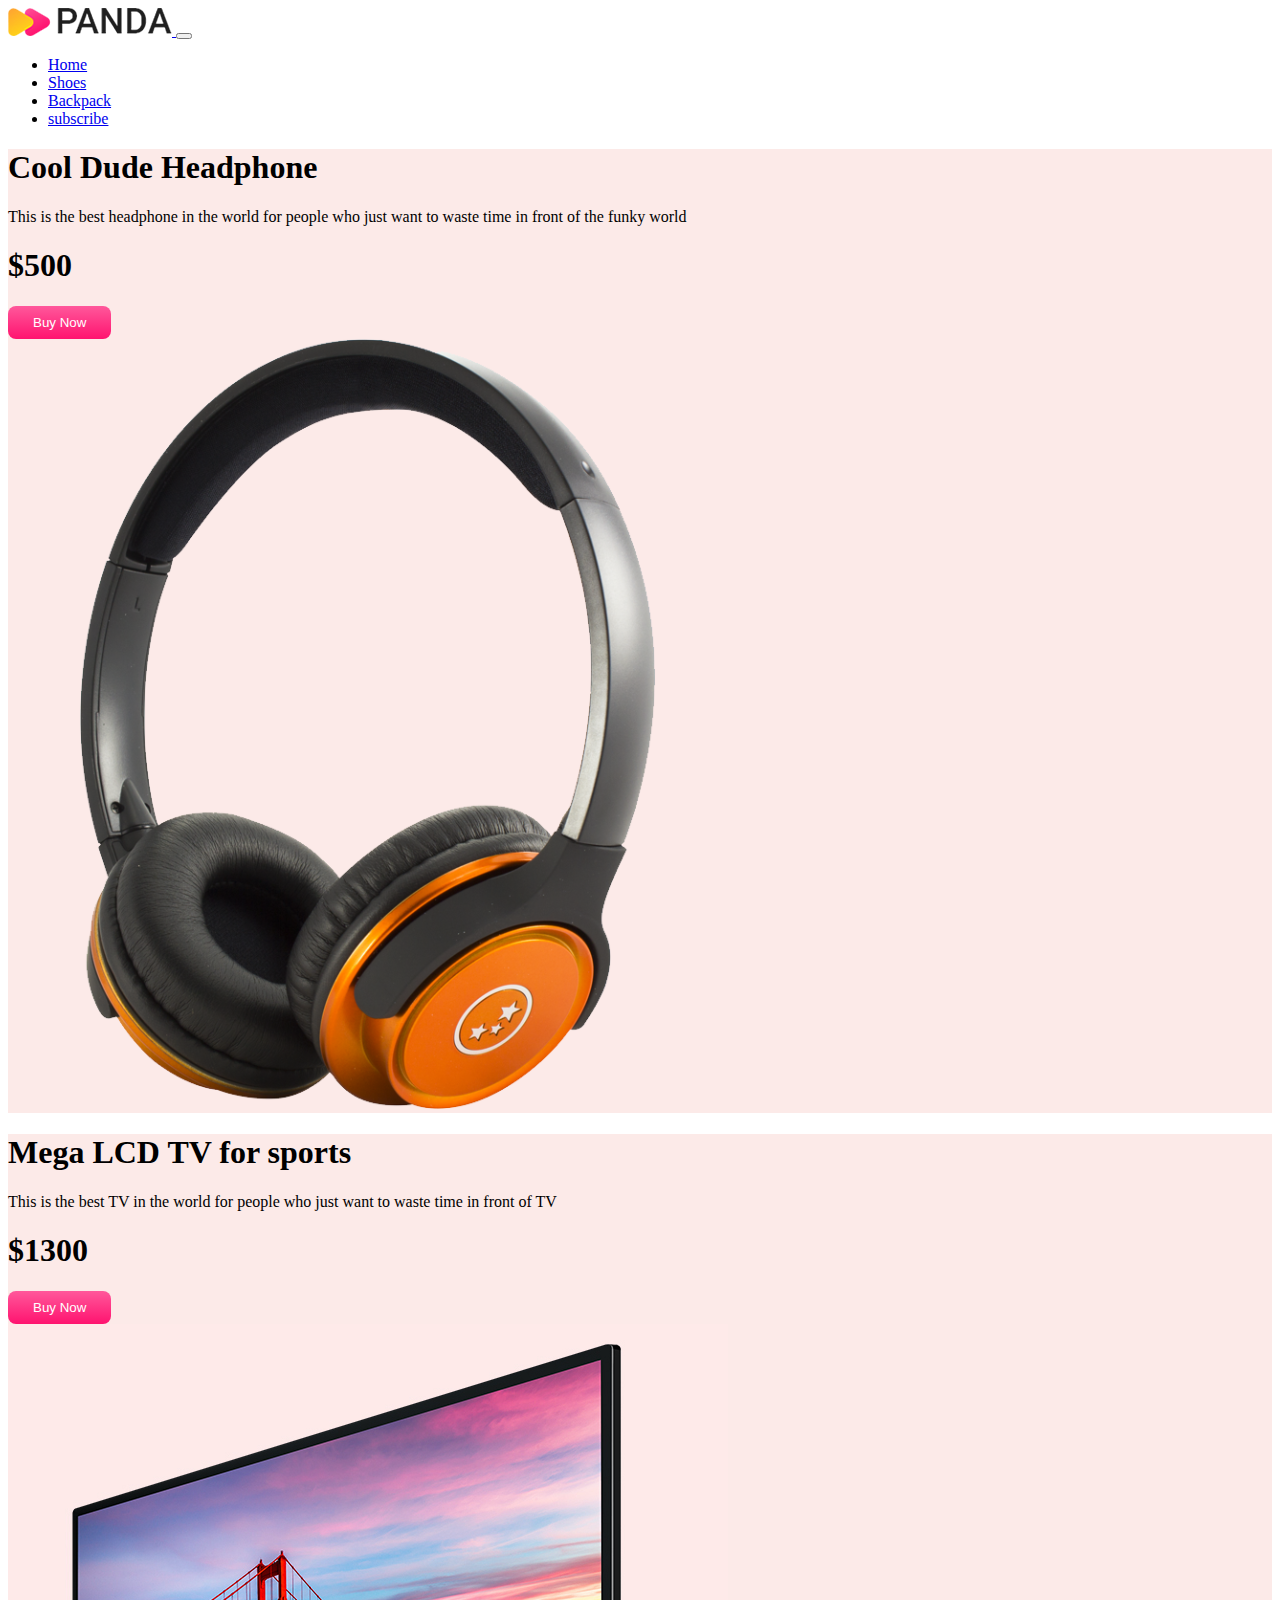
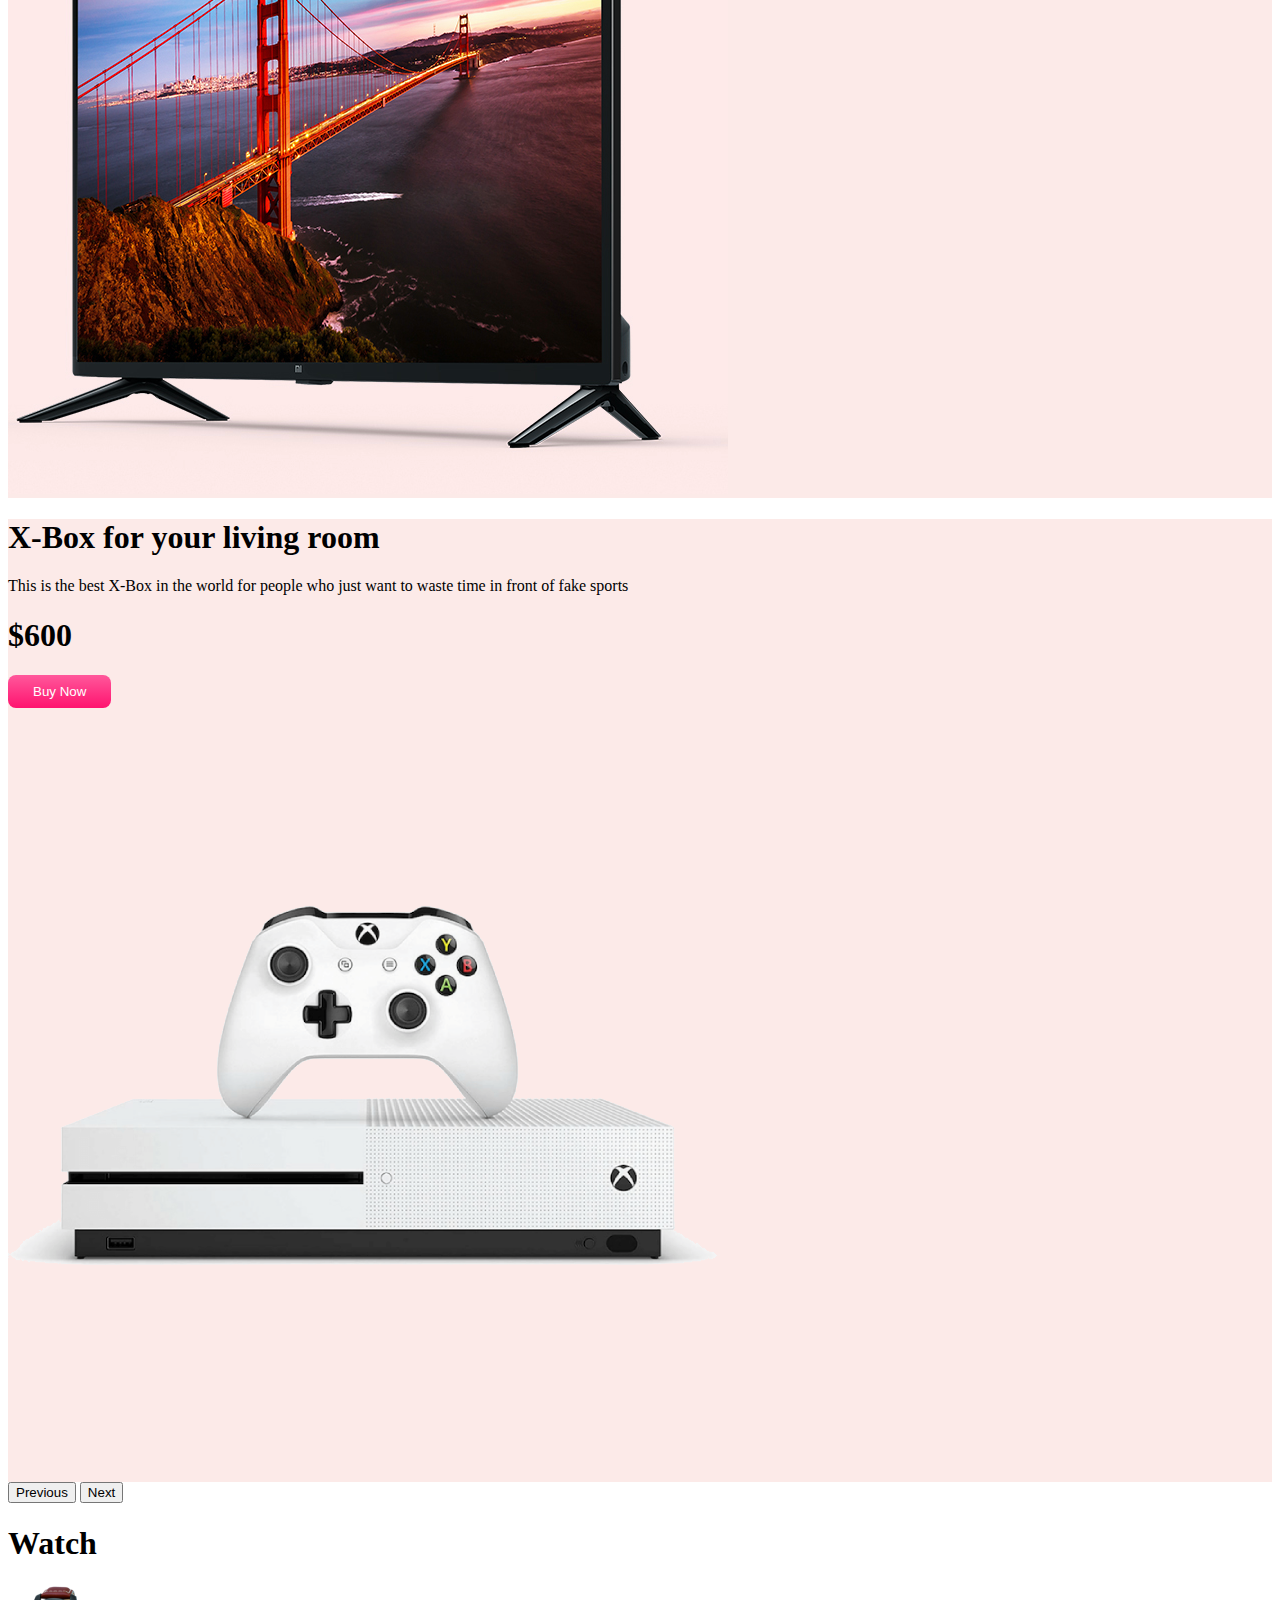
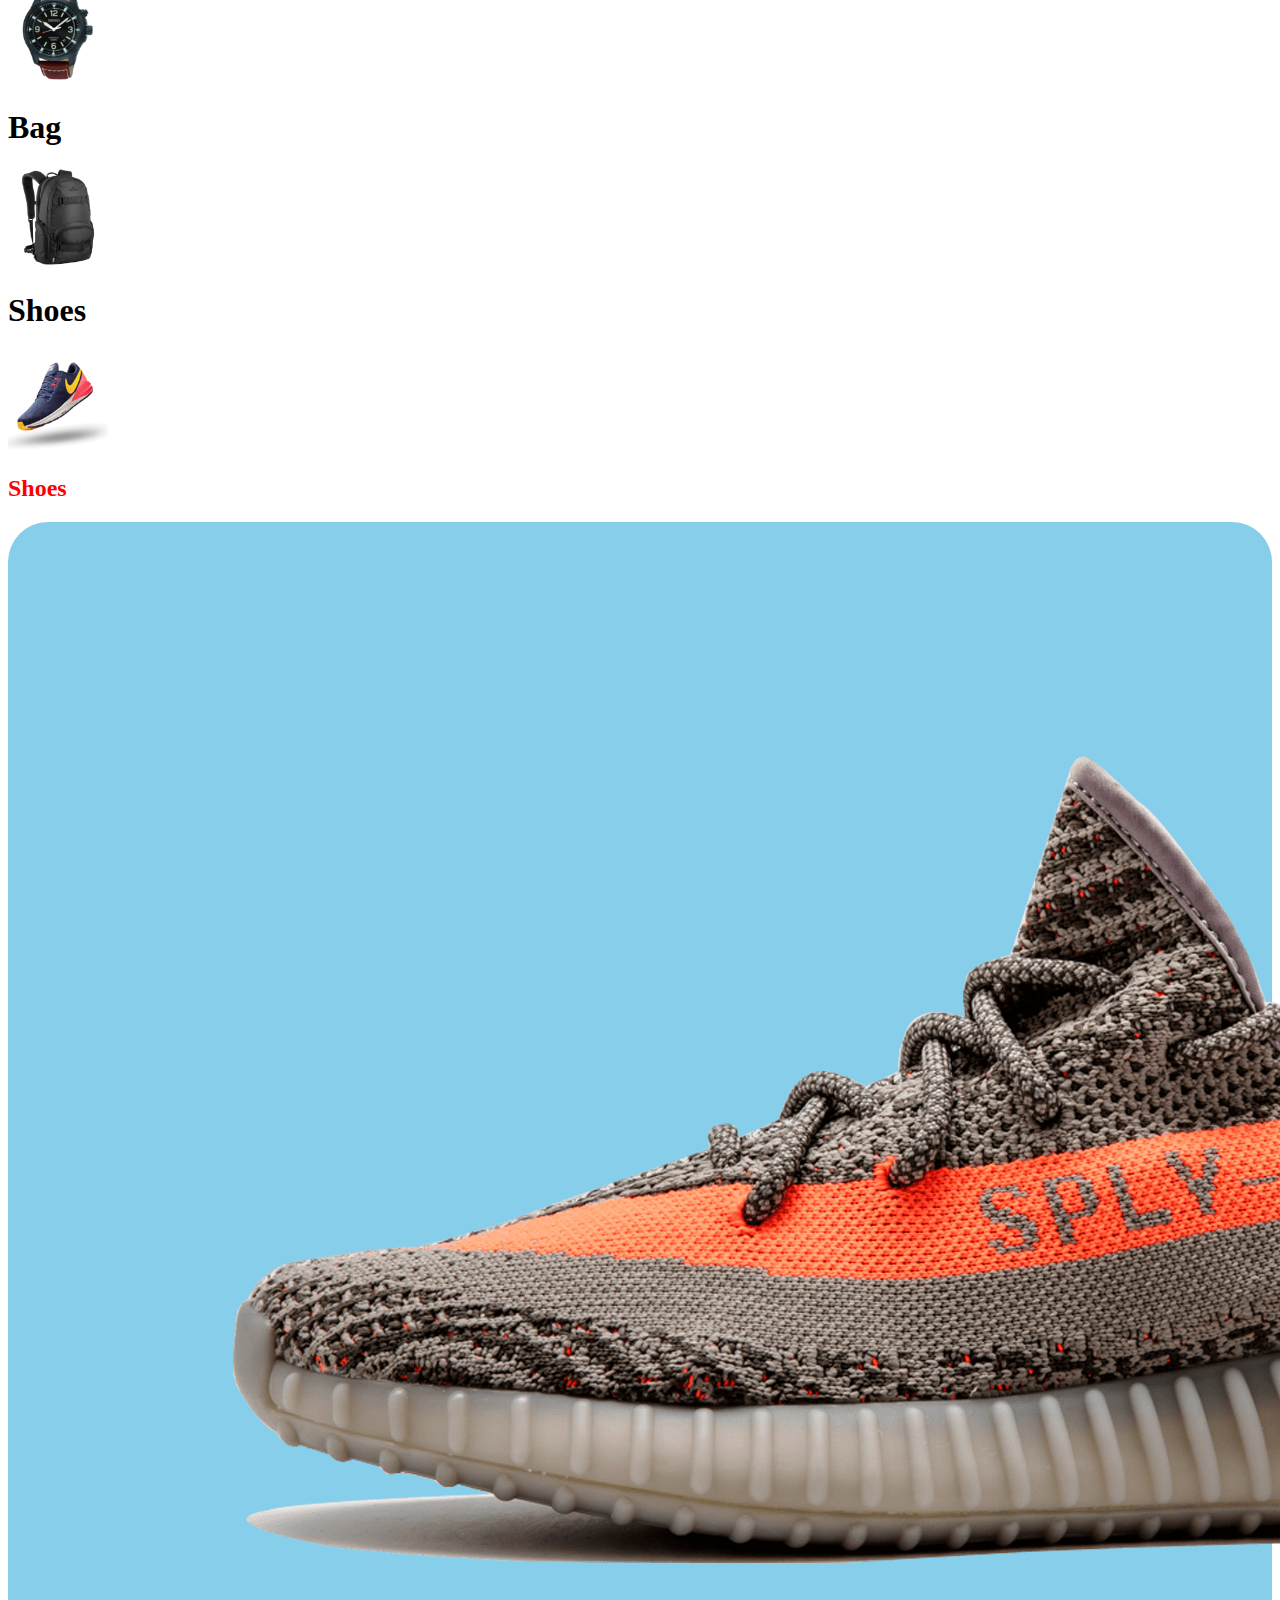
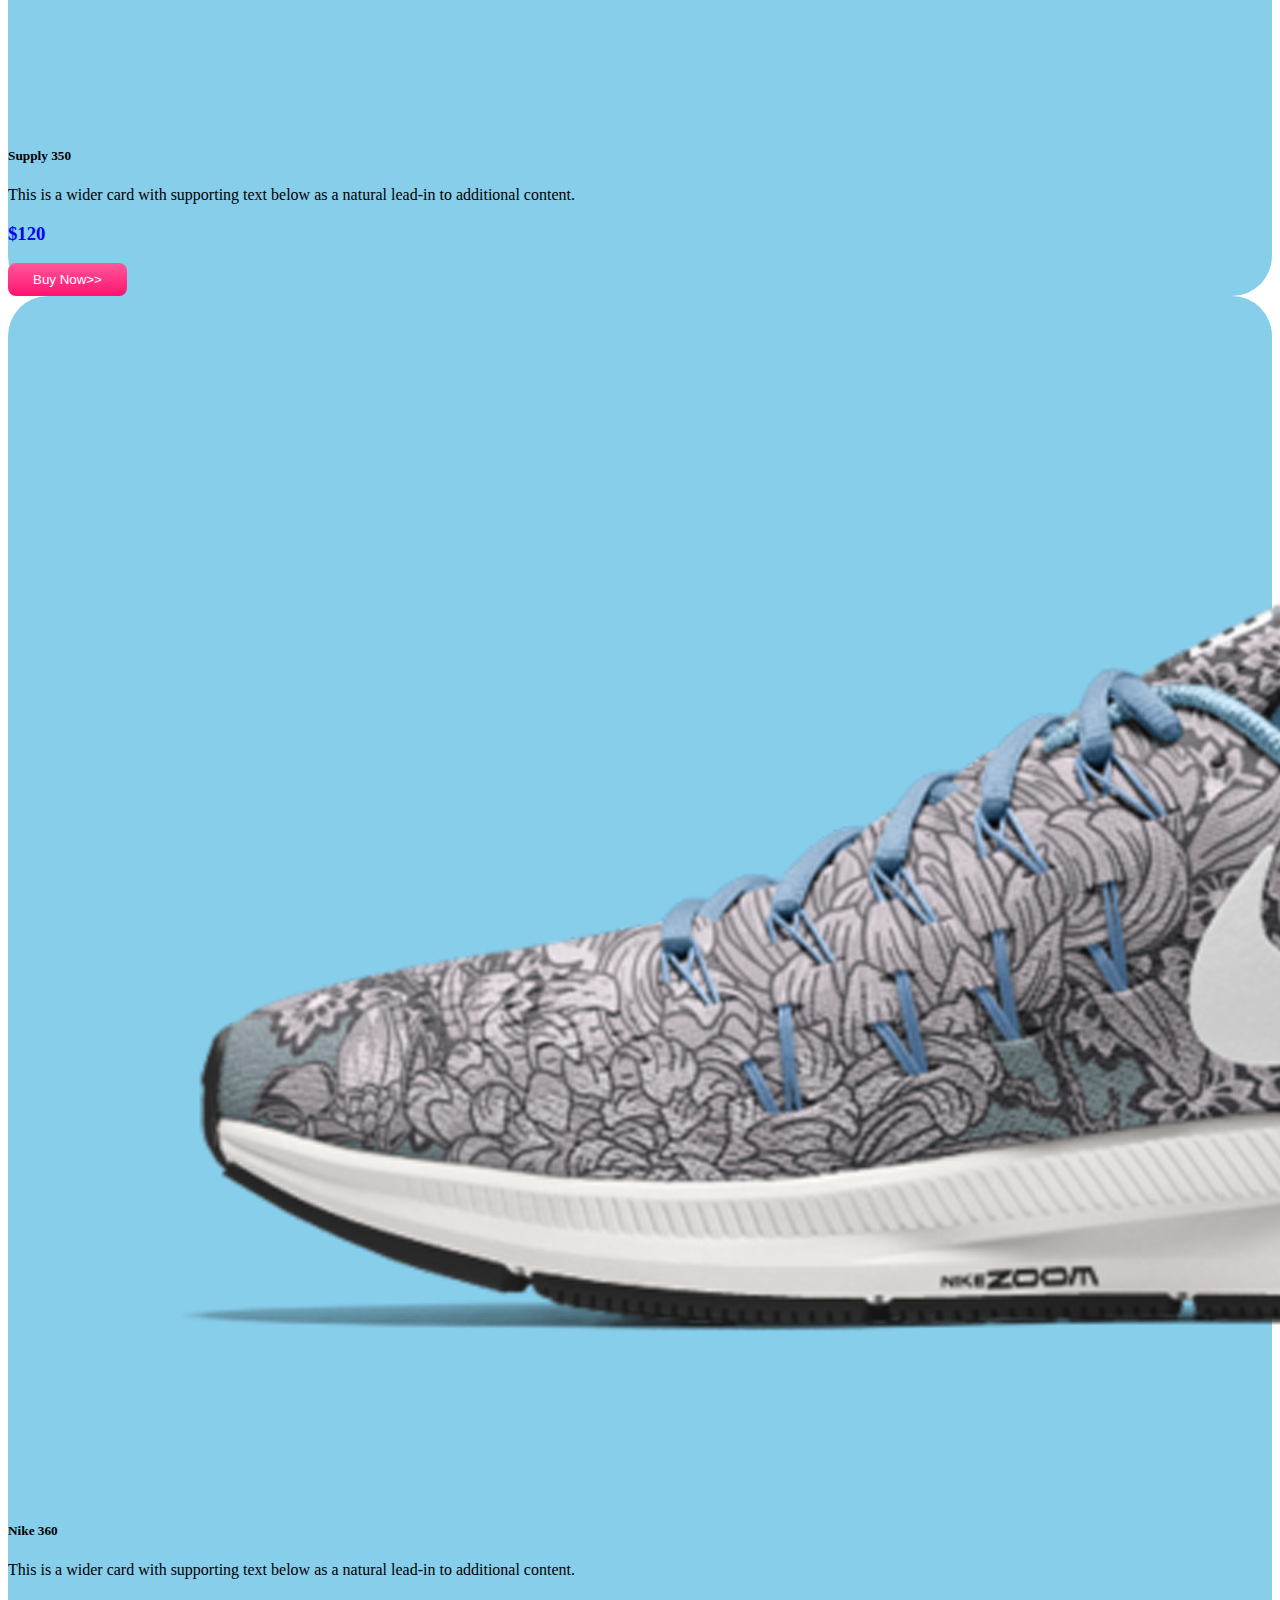
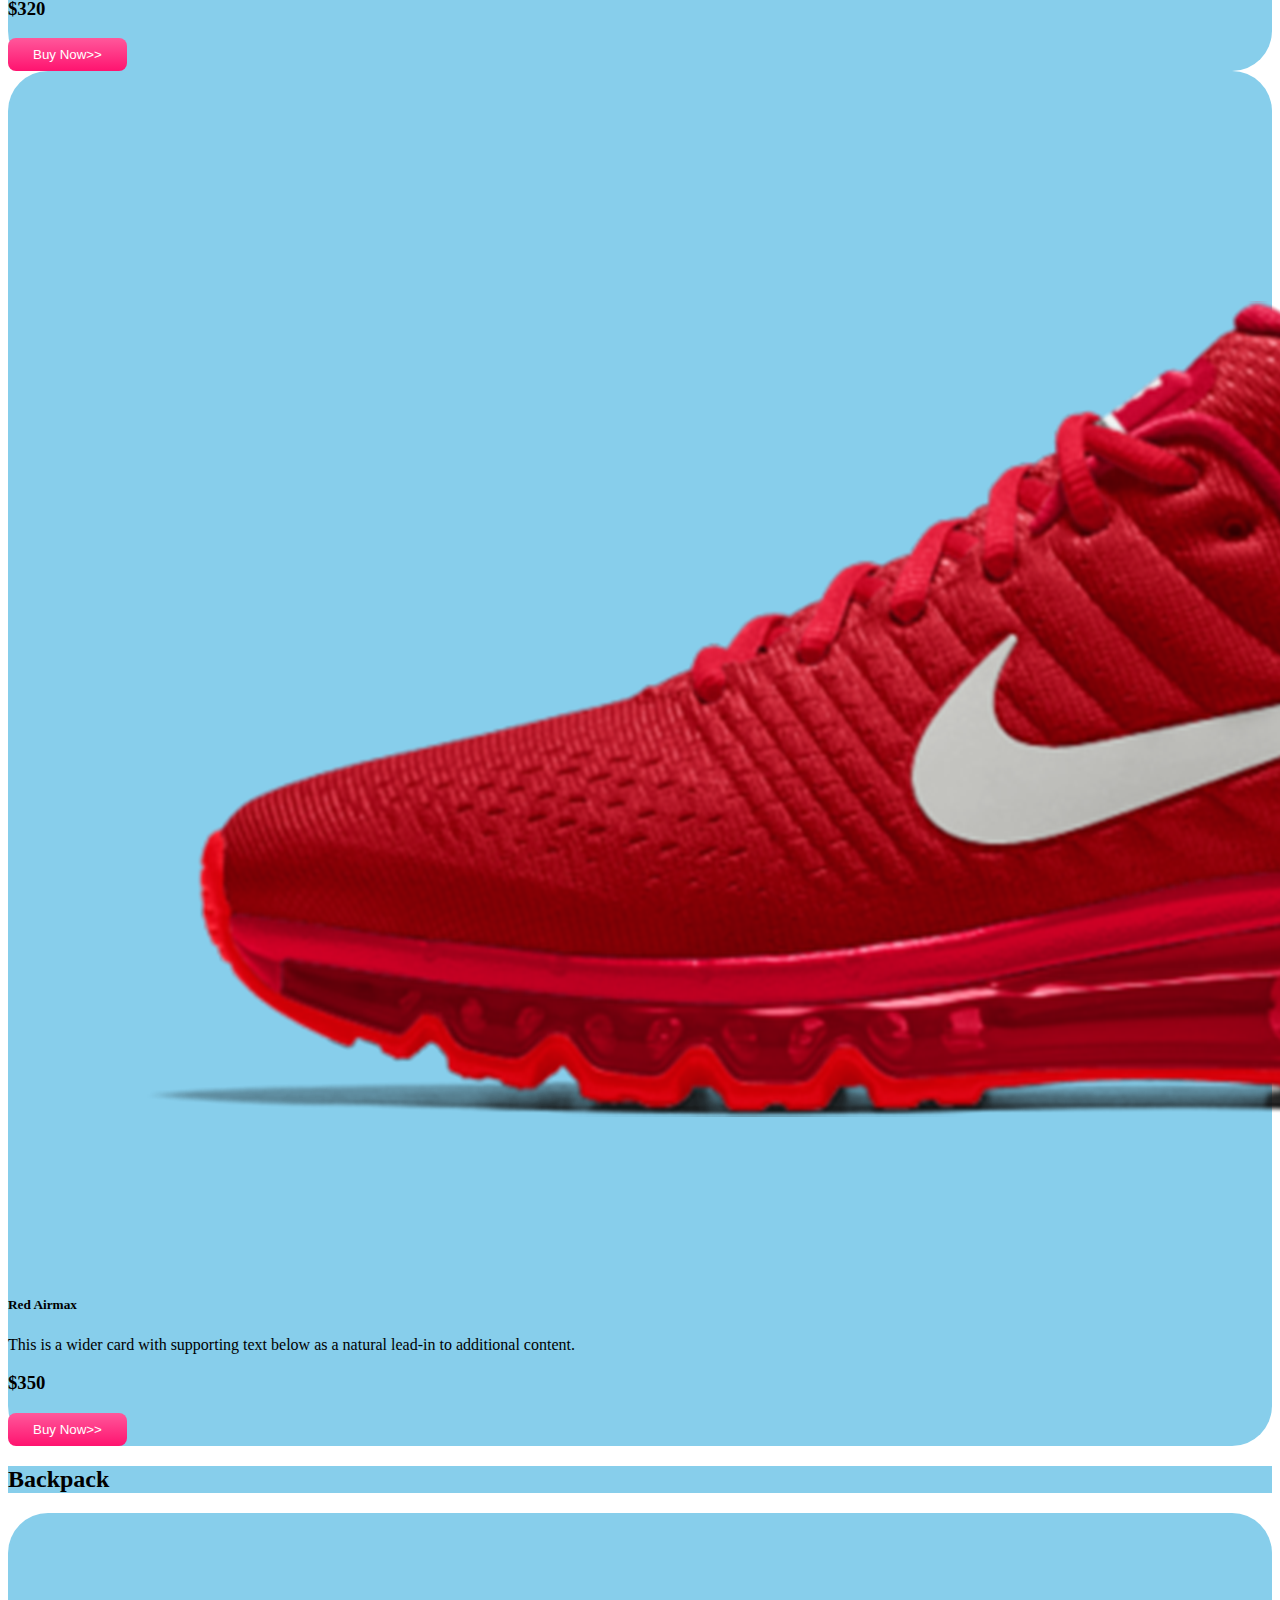
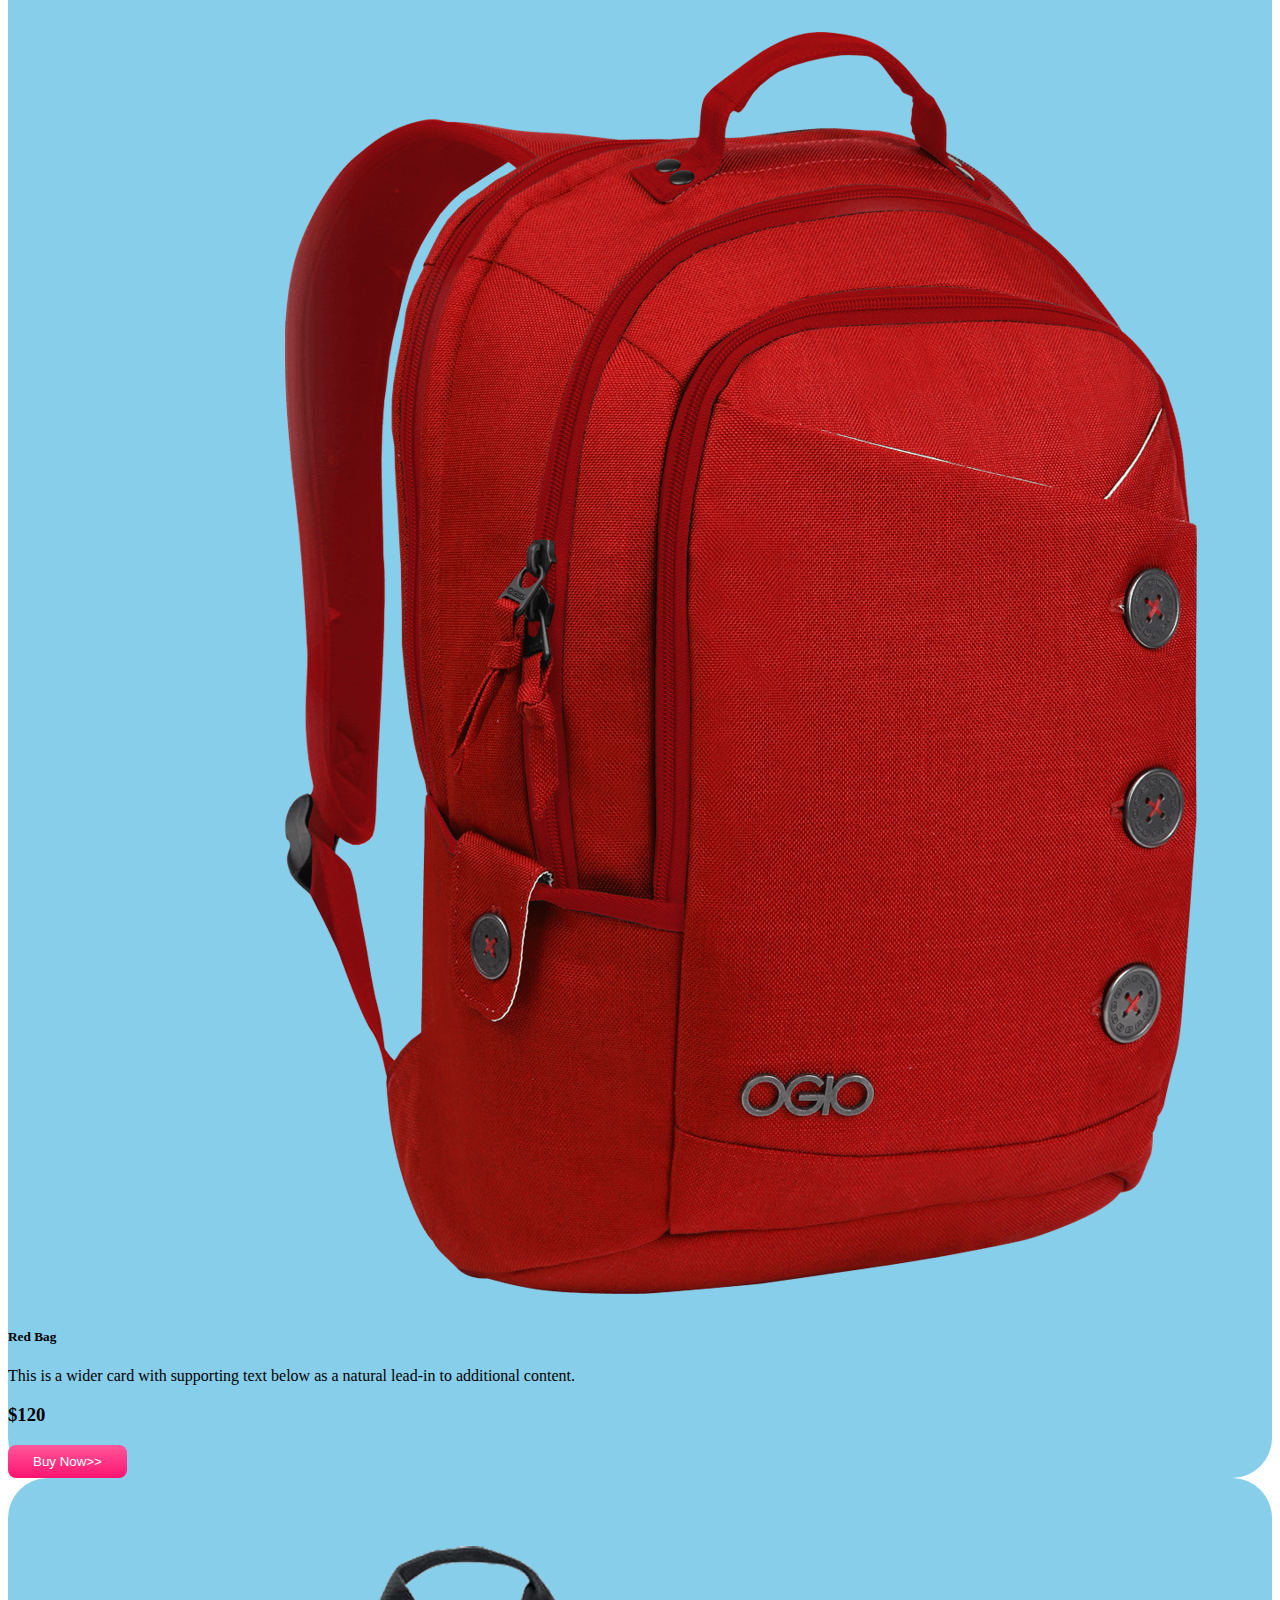
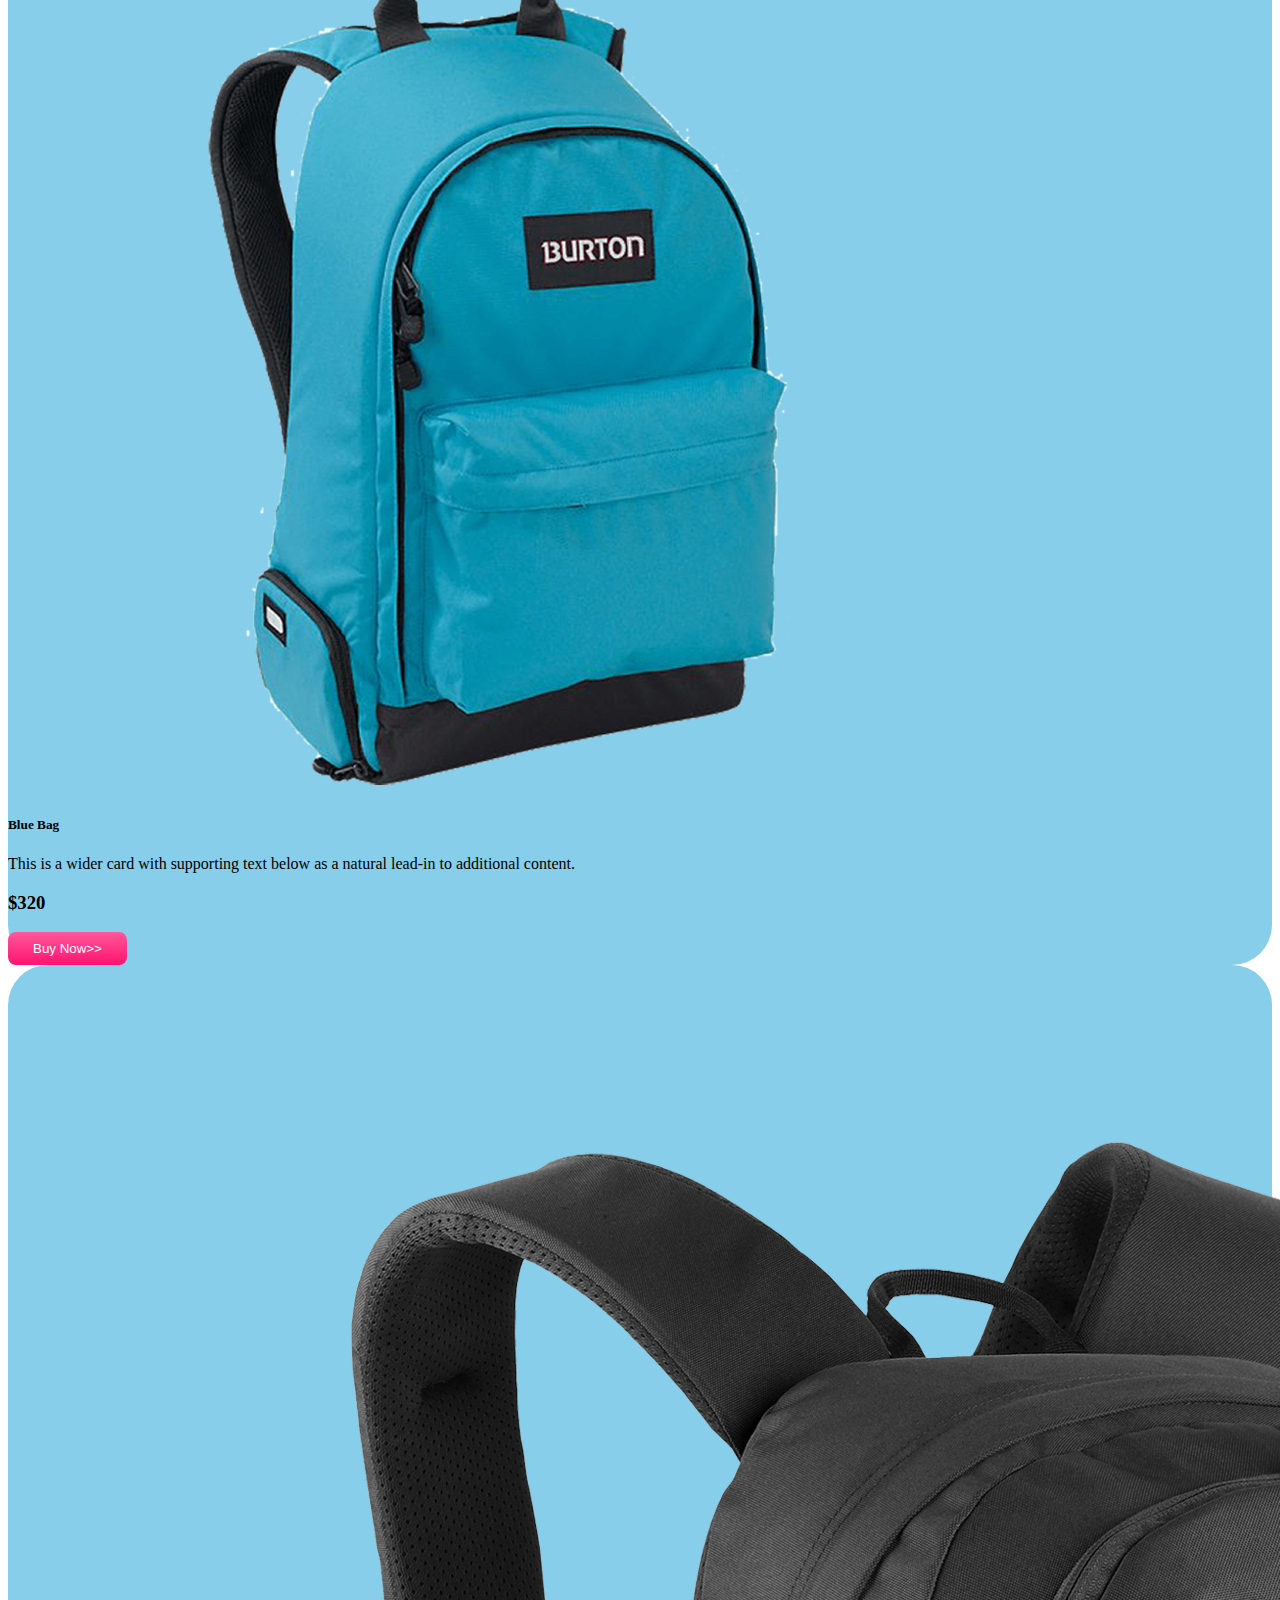
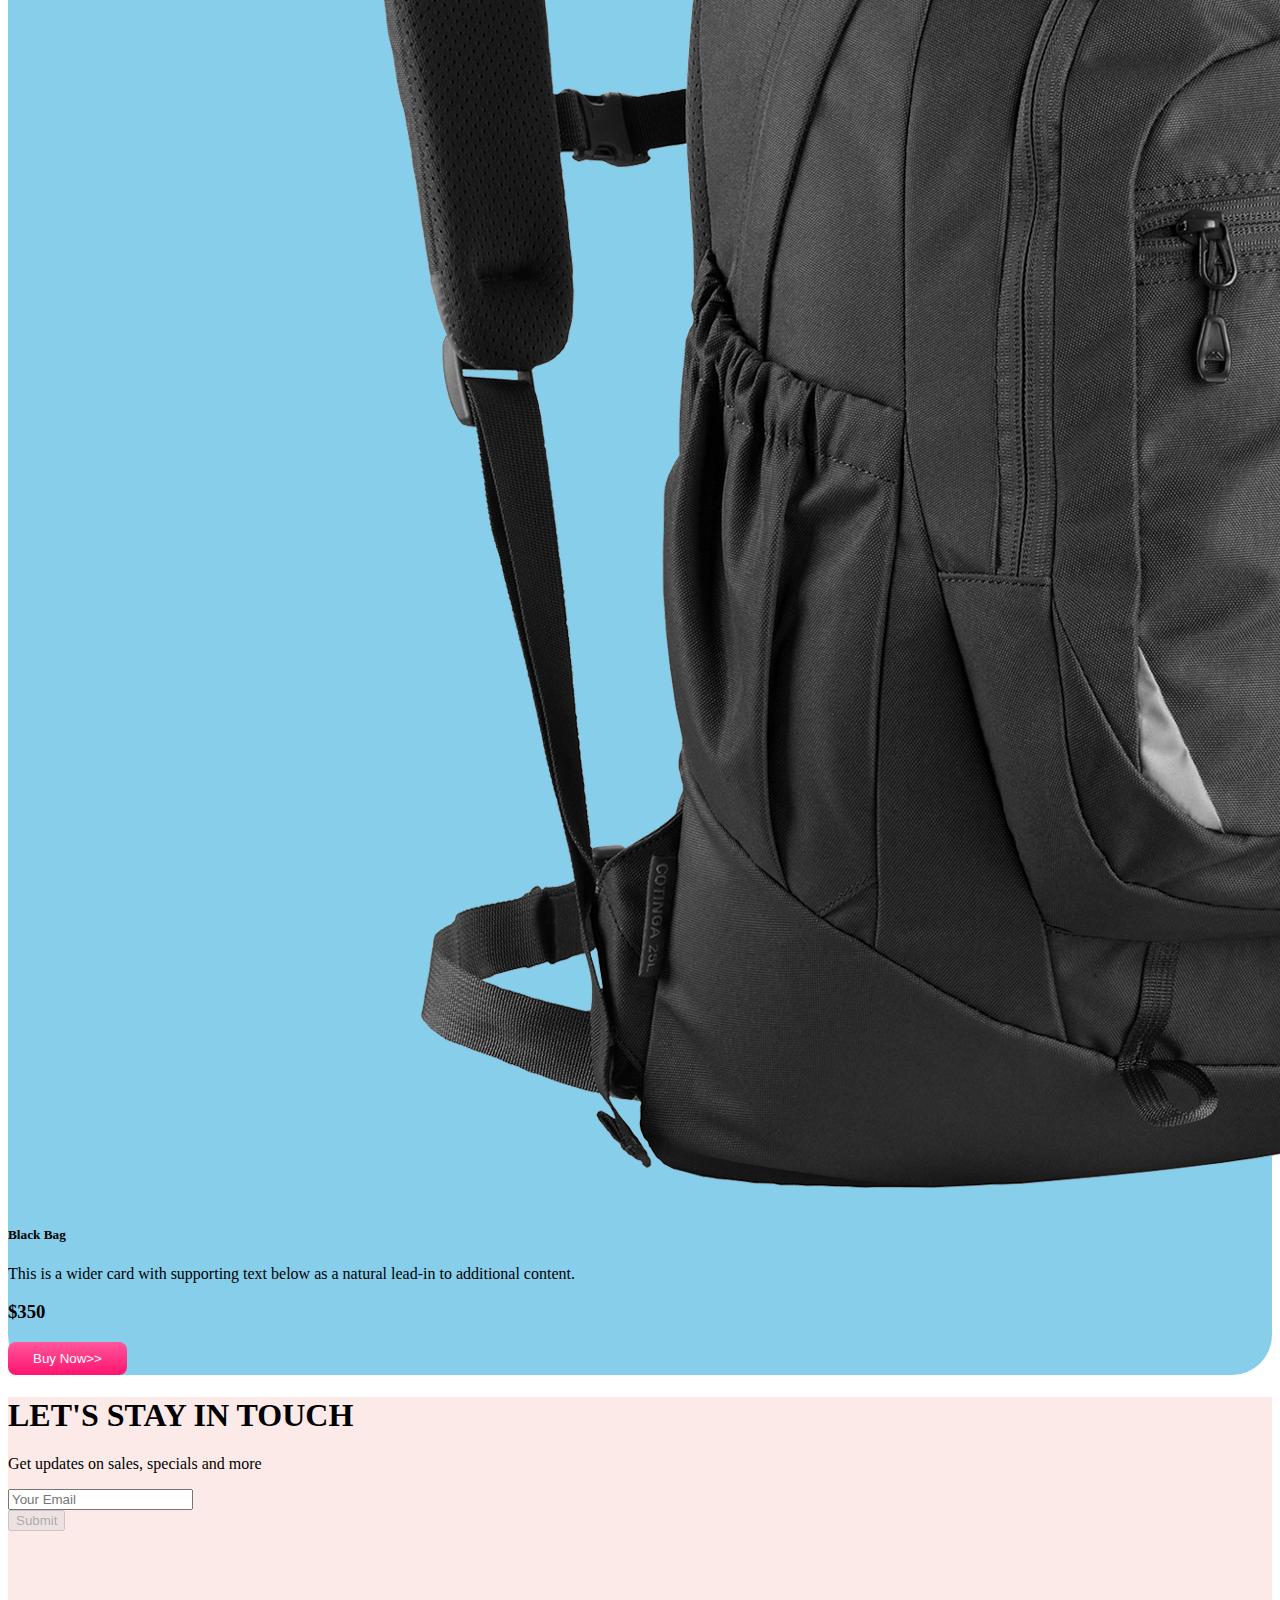
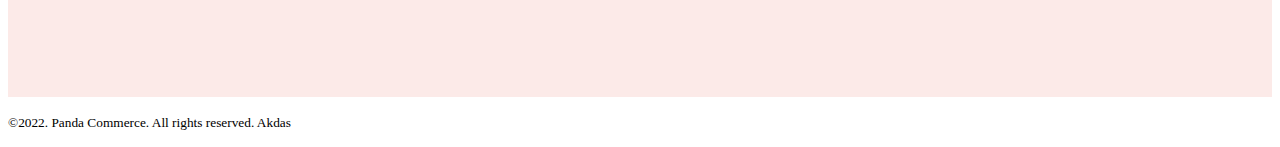
<file: index.html>
<!DOCTYPE html>
<html lang="en">
<head>
    <meta charset="UTF-8">
    <meta http-equiv="X-UA-Compatible" content="IE=edge">
    <meta name="viewport" content="width=device-width, initial-scale=1.0">
    <title>Panda Website with Bootstrap</title>
    
    <!-- Bootstrap cdn link -->
    <link href="https://cdn.jsdelivr.net/npm/bootstrap@5.0.2/dist/css/bootstrap.min.css" rel="stylesheet" integrity="sha384-EVSTQN3/azprG1Anm3QDgpJLIm9Nao0Yz1ztcQTwFspd3yD65VohhpuuCOmLASjC" crossorigin="anonymous">

    <!-- style link -->
    <link rel="stylesheet" href="css/style.css">
</head>
<body>
    <!-- header start -->
    <header class="mb-3">
      <nav class="navbar navbar-expand-lg navbar-light bg-light fixed-top mb-5">
        <div class="container">
          <a class="navbar-brand" href="#"> 
            <img src="images/logo.png" alt="" >
          </a>
          <button class="navbar-toggler" type="button" data-bs-toggle="collapse" data-bs-target="#navbarSupportedContent" aria-controls="navbarSupportedContent" aria-expanded="false" aria-label="Toggle navigation">
            <span class="navbar-toggler-icon"></span>
          </button>
          <div class="collapse navbar-collapse" id="navbarSupportedContent">
            <ul class="navbar-nav me-auto mb-2 mb-lg-0">
              <li class="nav-item">
                <a class="nav-link active" aria-current="page" href="#">Home</a>
              </li>
              <li class="nav-item">
                <a class="nav-link" href="#shoes">Shoes</a>
              </li>
              <li class="nav-item">
                <a class="nav-link" href="#backpack">Backpack</a>
              </li>
              <li class="nav-item">
                <a class="nav-link" href="#subscribe">subscribe</a>
              </li>
            </ul>
         
          </div>
        </div>
      </nav>
            
         
          <!-- image slider Carousel-->
          <section class="container mt-3" >
<div id="carouselExampleControls" class="carousel slide" data-bs-ride="carousel">
  <div class="carousel-inner">
    <div class="carousel-item active">
      <div class="row p-5 panda-bg-info border rounded">
        <div class="col-lg-7">
          <h1>Cool Dude Headphone</h1>
          <p>This is the best headphone in the world for people who just want to waste time in front of the funky world</p>
          <h1>$500</h1>
          <button  class="myFirstButton panda-button-buy-now" onclick="everyButton()">Buy Now</button>
        </div>
        <div class="col-lg-5">
          <img src="images/banner-images/headphone.png" class="d-block w-100" alt="...">
        </div>
        </div>
    </div>
    <div class="carousel-item">
      <div class="row p-5 panda-bg-info">
        <div class="col-lg-7">
          <h1>Mega LCD TV for sports</h1>
          <p>This is the best TV in the world for people who just want to waste time in front of TV</p>
          <h1>$1300</h1>
          <button class="myFirstButton panda-button-buy-now" >Buy Now</button>
        </div>
        <div class="col-lg-5">
          <img src="images/banner-images/tv.png" class="d-block w-100" alt="...">
        </div>
        </div>
    </div>
    <div class="carousel-item">
      <div class="row p-5 panda-bg-info">
        <div class="col-lg-7">
          <h1>X-Box for your living room</h1>
          <p>This is the best X-Box in the world for people who just want to waste time in front of fake sports</p>
          <h1>$600</h1>
          <button class="myFirstButton panda-button-buy-now" onclick="everyButton()">Buy Now</button>
        </div>
        <div class="col-lg-5">
          <img src="images/banner-images/xbox.png" class="d-block w-100" alt="...">
        </div>
        </div>
    </div>
  </div>
  <button class="carousel-control-prev" type="button" data-bs-target="#carouselExampleControls" data-bs-slide="prev">
    <span class="carousel-control-prev-icon" aria-hidden="true"></span>
    <span class="visually-hidden">Previous</span>
  </button>
  <button class="carousel-control-next" type="button" data-bs-target="#carouselExampleControls" data-bs-slide="next">
    <span class="carousel-control-next-icon" aria-hidden="true"></span>
    <span class="visually-hidden">Next</span>
  </button>
</div>
      
 

          </section>
    </header>
    <main>
      <!-- catagories -->
      <section class="container my-5 catagories">
        
          <div class="row g-4">
            <div class="col-lg-4">
              <div class="p-3 border bg-warning d-flex align-items-center justify-content-between rounded-3">
                <h1 class="text-white">Watch</h1>
                <img src="images/categories/watch.png" alt="">
              </div>
            </div>
            <div class="col-lg-4">
              <div class="p-3 border bg-success d-flex align-items-center justify-content-between rounded-3">
                <h1 class="text-white">Bag</h1>
                <img src="images/categories/bag.png" alt="">
              </div>
            </div>
            <div class="col-lg-4">
              <div class="p-3 border bg-primary bg-gradient d-flex align-items-center justify-content-between rounded-3">
                <h1 class="text-white">Shoes</h1>
                <img src="images/categories/shoes.png" alt=""> 
              </div>
            </div>
          
          </div>
        
      </section>
      <!-- Shoes section -->
      <section class="container my-5" id="shoes">
        <h2 id="shoesHeading">Shoes</h2>
        <div class="row row-cols-1 row-cols-md-2 row-cols-lg-3 g-4">
          <div class="col">
            <div class="card h-100 shadow-lg border-0">
              <img src="images/shoes/shoe-1.png" class="card-img-top" alt="...">
              <div class="card-body">
                <h5 class="card-title">Supply 350</h5>
                <p class="card-text">This is a wider card with supporting text below as a natural lead-in to additional content.</p>
                <h3 id="headingThree">$120</h3>
                
              </div>
              <div class="m-3">
                <button class="myFirstButton2 panda-button-buy-now" id="myButton" onclick="allChange()"  onclick="everyButton()">
                  Buy Now>>
                </button>
              </div>
              
            </div>
          </div>
          <div class="col">
            <div class="card h-100 shadow-lg border-0">
              <img src="images/shoes/shoe-2.png" class="card-img-top" id="nike" alt="" >
              <div class="card-body">
                <h5 class="card-title">Nike 360</h5>
                <p class="card-text">This is a wider card with supporting text below as a natural lead-in to additional content.</p>
                <h3>$320</h3>
              </div>
              <div class="m-3">
                <button class="myFirstButton panda-button-buy-now" onclick="everyButton()">
                  Buy Now>>
                </button>
              </div>
            </div>
          </div>
          <div class="col">
            <div class="card h-100 shadow-lg border-0">
              <img src="images/shoes/shoe-3.png" class="card-img-top" alt="">
              <div class="card-body">
                <h5 class="card-title">Red Airmax</h5>
                <p class="card-text">This is a wider card with supporting text below as a natural lead-in to additional content.</p>
                <h3>$350</h3>
                
              </div>
              <div class="m-3">
                <button class="myFirstButton panda-button-buy-now"id="dlt-btn" onclick="everyButton()">
                  Buy Now>>
                </button>
              </div>
              
            </div>
          </div>
        </div>
      </section>


      <!-- Bag section -->
      <section class="container my-5" id="backpack">
        <h2 id="headingBackpack">Backpack</h2>
        <div class="row row-cols-1 row-cols-md-2 row-cols-lg-3 g-4">
          <div class="col">
            <div class="card h-100 shadow-lg border-0">
              <img src="images/bags/bag-1.png" class="card-img-top" alt="...">
              <div class="card-body">
                <h5 class="card-title">Red Bag</h5>
                <p class="card-text">This is a wider card with supporting text below as a natural lead-in to additional content.</p>
                <h3>$120</h3>
                
              </div>
              <div class="m-3">
                <button class="myFirstButton panda-button-buy-now" onclick="everyButton()">
                  Buy Now>>
                </button>
              </div>
              
            </div>
          </div>
          <div class="col">
            <div class="card h-100 shadow-lg border-0">
              <img src="images/bags/bag-2.png" class="card-img-top" alt="...">
              <div class="card-body">
                <h5 class="card-title">Blue Bag</h5>
                <p class="card-text">This is a wider card with supporting text below as a natural lead-in to additional content.</p>
                <h3>$320</h3>
              </div>
              <div class="m-3">
                <button class="myFirstButton panda-button-buy-now" onclick="everyButton()">
                  Buy Now>>
                </button>
              </div>
            </div>
          </div>
          <div class="col">
            <div class="card h-100 shadow-lg border-0">
              <img src="images/bags/bag-3.png" class="card-img-top" alt="...">
              <div class="card-body">
                <h5 class="card-title">Black Bag</h5>
                <p class="card-text">This is a wider card with supporting text below as a natural lead-in to additional content.</p>
                <h3>$350</h3>
                
              </div>
              <div class="m-3">
                <button class="myFirstButton panda-button-buy-now" onclick="everyButton()">
                  Buy Now>>
                </button>
              </div>
              
            </div>
          </div>
        </div>
      </section>
      <!-- subscribe section -->
      <section style="height: 300px;" class="container d-flex justify-content-center d-flex align-items-center panda-bg-info bg-gradient mt-3 rounded-3" id="subscribe">
       <div>
        <h1>LET'S STAY IN TOUCH</h1>
        <p>Get updates on sales, specials and more</p>
        <input type="text" class="form-control" id="del-confirm" placeholder="Your Email">
        <br>
        <button class="sub-but btn btn-danger" id="de-sub" disabled>Submit</button>

       </div>
      </section>

    </main>
    <footer class="my-3 text-center">
      <p><small>©2022. Panda Commerce. All rights reserved. Akdas</small></p>
    </footer>
    <!-- bootstrap script -->
    <script src="https://cdn.jsdelivr.net/npm/bootstrap@5.0.2/dist/js/bootstrap.bundle.min.js" integrity="sha384-MrcW6ZMFYlzcLA8Nl+NtUVF0sA7MsXsP1UyJoMp4YLEuNSfAP+JcXn/tWtIaxVXM" crossorigin="anonymous"></script>

    <!-- internal javaScript use -->
    <script>
      document.getElementById("headingThree").style.color="blue";
    </script>

    <!-- external javaScript use -->
    <script src="script.js"></script>
</body>
</html>
</file>
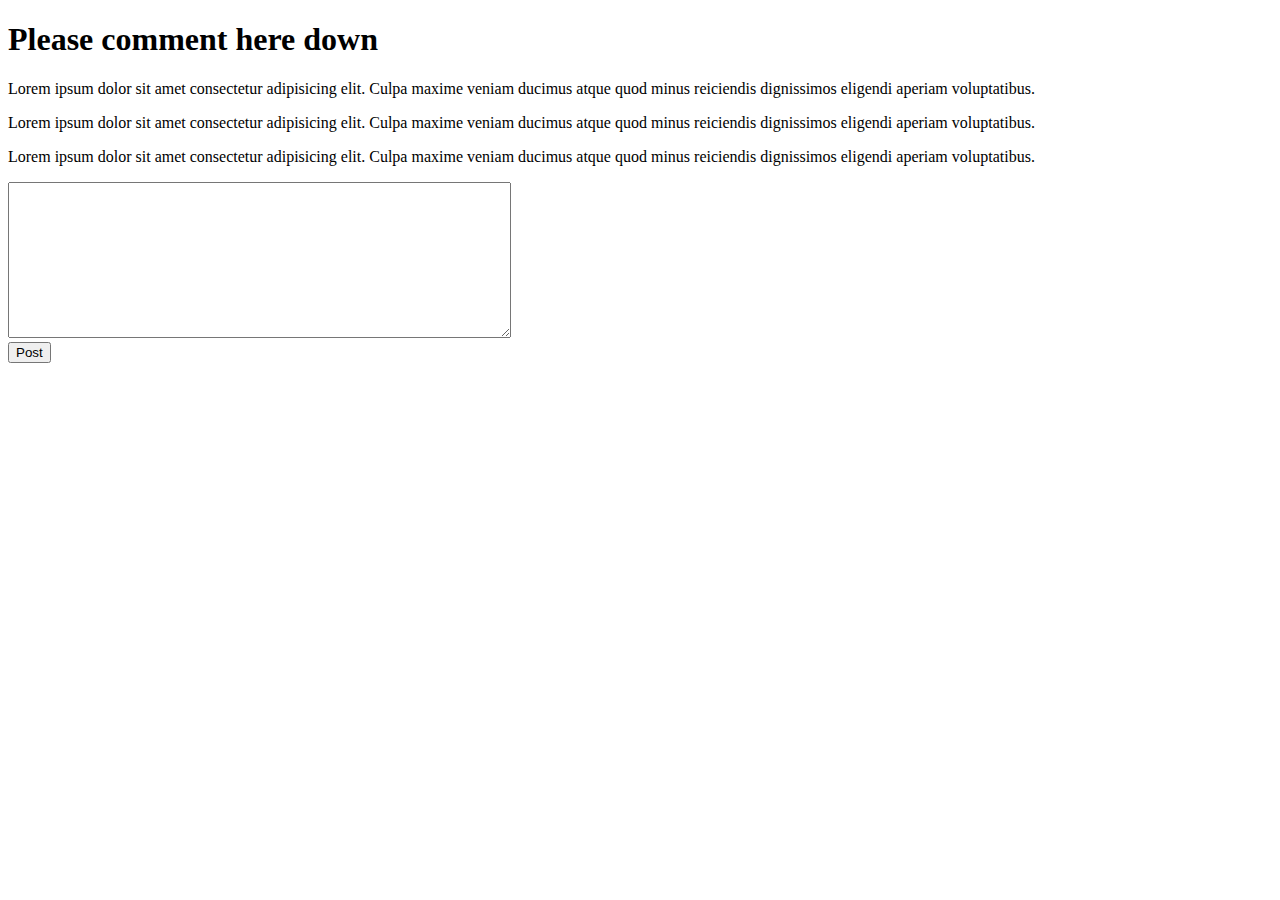
<file: createComment.html>
<!DOCTYPE html>
<html lang="en">
<head>
    <meta charset="UTF-8">
    <meta http-equiv="X-UA-Compatible" content="IE=edge">
    <meta name="viewport" content="width=device-width, initial-scale=1.0">
    <title>Create comment </title>
</head>
<body>
    <!-- <h1>Please comment here</h1>

    <div id="commentContainer">
        <p>Lorem ipsum dolor sit amet consectetur, adipisicing elit. Veniam         
           perspiciatis similique eaque velit perferendis tenetur maxime iure 
           eligendi esse earum possimus praesentium, rem fuga nam tempora sit 
           delectus alias corrupti?
         </p>
         <p>Lorem ipsum dolor sit amet consectetur adipisicing elit. Et possimus 
            libero voluptas facere aspernatur est debitis dolorem atque repudiandae 
            tenetur voluptate dignissimos corrupti non praesentium, impedit 
            molestiae, totam, beatae fuga!
          </p>
    </div>
     <div>
        <textarea name="" id="newComment" cols="60" rows="10"></textarea><br>
        <button id="buttonPost">Post</button>
    </div> -->
    <!-- Same code again practice -->
    <h1>Please comment here down</h1>
    <div id="commentBoxNew">
     <p>Lorem ipsum dolor sit amet consectetur adipisicing elit. Culpa maxime 
        veniam ducimus atque quod minus reiciendis dignissimos eligendi aperiam 
        voluptatibus.
     </p>
     <p>Lorem ipsum dolor sit amet consectetur adipisicing elit. Culpa maxime 
        veniam ducimus atque quod minus reiciendis dignissimos eligendi aperiam 
        voluptatibus.
     </p>
     <p>Lorem ipsum dolor sit amet consectetur adipisicing elit. Culpa maxime 
        veniam ducimus atque quod minus reiciendis dignissimos eligendi aperiam 
        voluptatibus.
     </p>
    </div>
    <div>
     <textarea name="" id="commentArea" cols="60" rows="10"></textarea><br>
     <button id="postButton">Post</button>
    </div>

    <script>
        // document.getElementById("buttonPost").addEventListener("click",function(){
        //     let commentRcv=document.getElementById("newComment");
        //     let commentNew=commentRcv.value;
        //     let containerBox=document.getElementById("commentContainer");
        //     let p=document.createElement('p');
        //     p.innerText=commentNew;
        //     containerBox.appendChild(p);
        //     commentRcv.value="";
        // })
       
            document.getElementById("postButton").addEventListener("click",function(){
                let commentBox=document.getElementById("commentArea");
                let commentGet=commentBox.value;
                let addComment=document.getElementById("commentBoxNew");
                let makePara=document.createElement("p");
                makePara.innerText=commentGet;
                commentBoxNew.appendChild(makePara);
                commentArea.value="";

                
                
            })
    </script>
   </body>
     
</html>
</file>
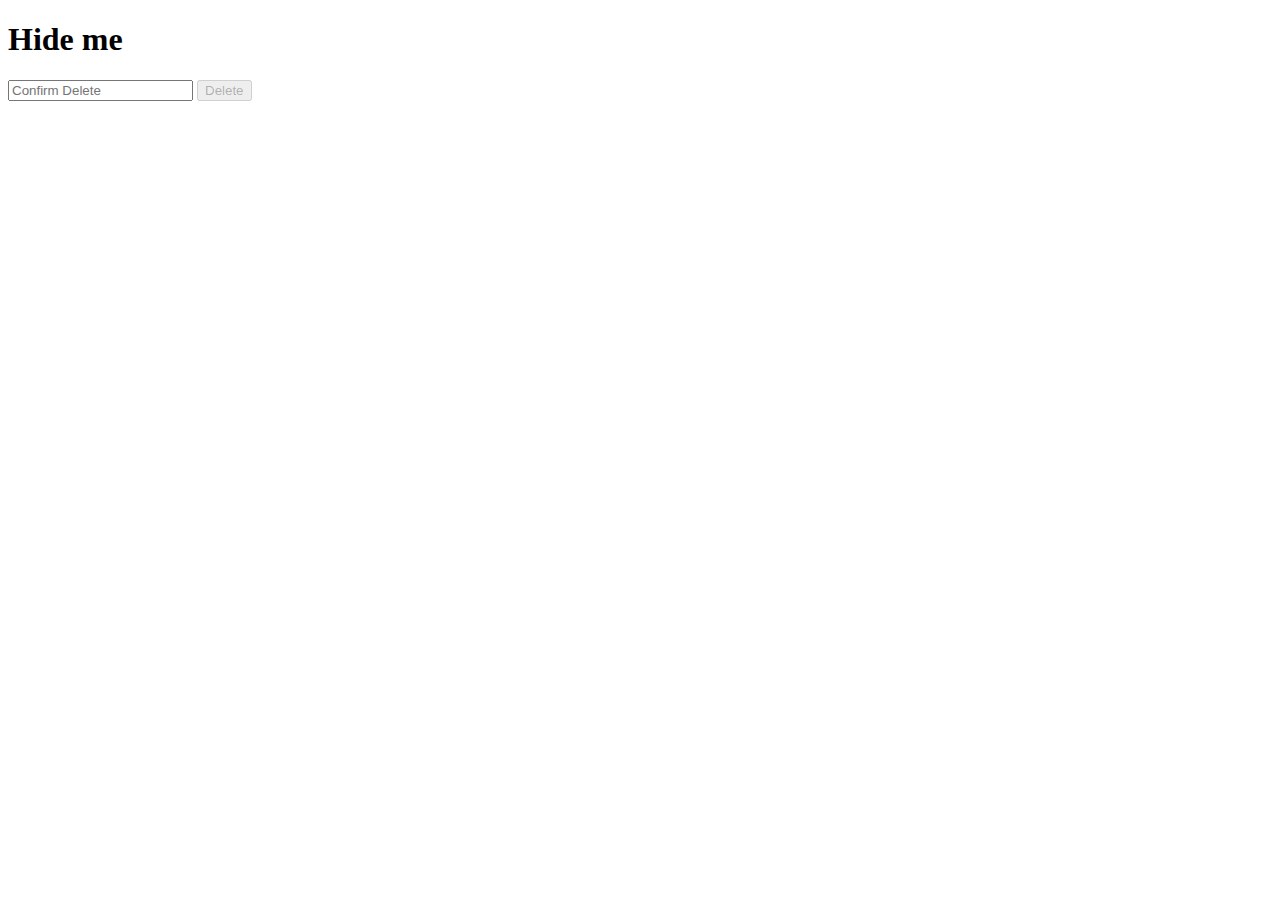
<file: delete.html>
<!DOCTYPE html>
<html lang="en">
<head>
    <meta charset="UTF-8">
    <meta http-equiv="X-UA-Compatible" content="IE=edge">
    <meta name="viewport" content="width=device-width, initial-scale=1.0">
    <title>Delete Button</title>
</head>
<body>
    <h1 id="hide-me">Hide me</h1>
    <input id="delete-confirm" type="text" placeholder="Confirm Delete">
    <button id="delt-btn" disabled>Delete</button>
    <script>
        document.getElementById("delete-confirm").addEventListener("keyup",function(event){
            let deleteButton=document.getElementById("delt-btn");
            let text=event.target.value;
            console.log(event.target);
            if(text==="Delete"){
                deleteButton.removeAttribute("disabled");
                
            }
            else{
                deleteButton.setAttribute("disabled",true);
            }
        })
        document.getElementById("delt-btn").addEventListener("click",function(){
            let hidden=document.getElementById("hide-me");
            hidden.style.display="none";
        })
    </script>
</body>
</html>
</file>
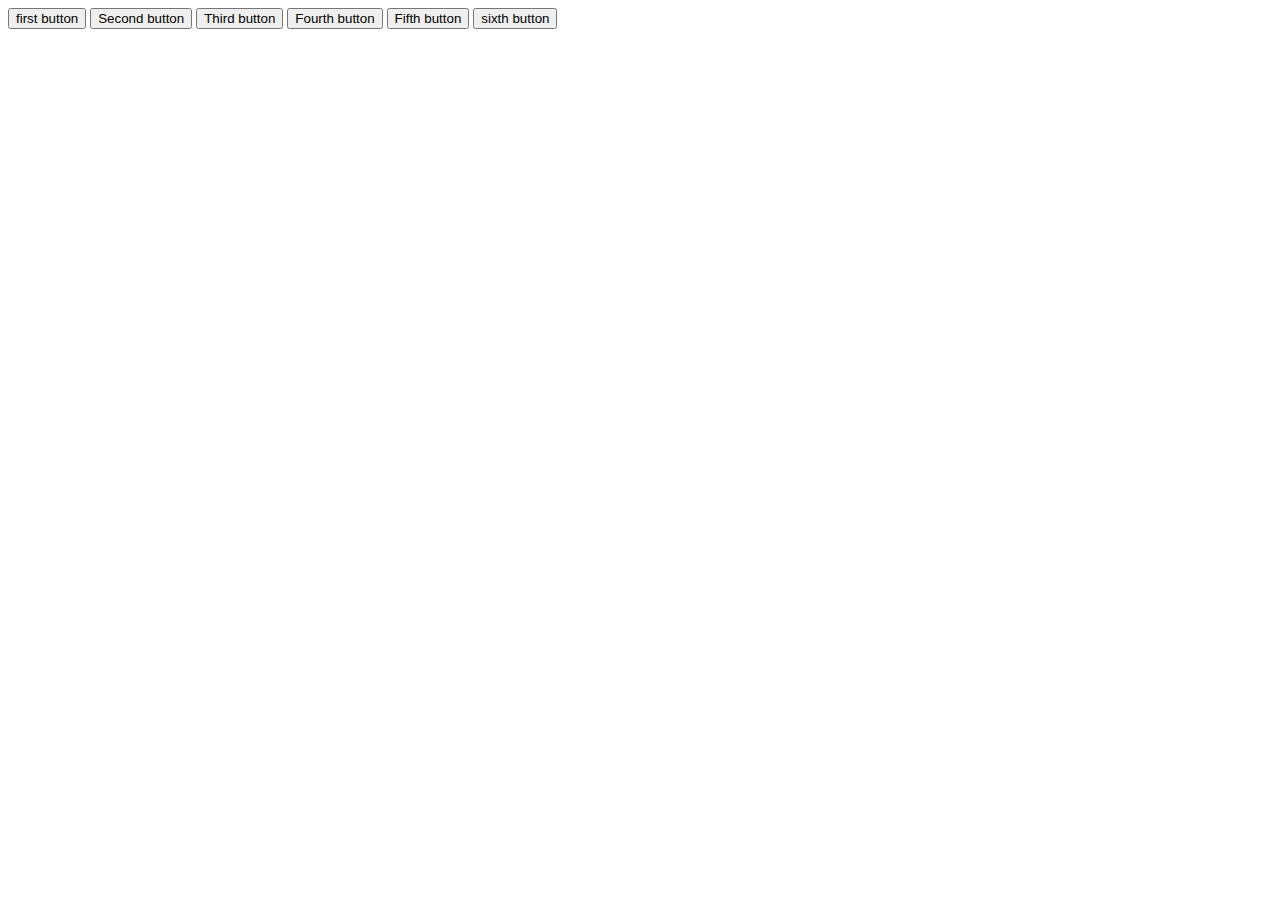
<file: deleteButton.html>
<!DOCTYPE html>
<html lang="en">
<head>
    <meta charset="UTF-8">
    <meta http-equiv="X-UA-Compatible" content="IE=edge">
    <meta name="viewport" content="width=device-width, initial-scale=1.0">
     <link href="https://cdn.jsdelivr.net/npm/bootstrap@5.3.0-alpha1/dist/css/bootstrap.min.css" rel="stylesheet" integrity="sha384-GLhlTQ8iRABdZLl6O3oVMWSktQOp6b7In1Zl3/Jr59b6EGGoI1aFkw7cmDA6j6gD" crossorigin="anonymous">
     <link rel="stylesheet" href="">
    <title>All button select and delete by javaScript</title>

</head>
<body>
    <!-- <p class="lead">
        Vivamus sagittis lacus vel augue laoreet rutrum faucibus dolor auctor. 
        Duis mollis, est non commodo luctus.
      </p>
    <h1 class="display-1">Display 1</h1>
    <h1 class="display-2">Display 2</h1>
    <h1 class="display-3">Display 3</h1>
    <h1 class="display-4">Display 4</h1>
    <p class="h3">Lorem ipsum dolor sit amet consectetur adipisicing elit. Eveniet laborum veniam a. Sit perspiciatis facere eveniet incidunt a nihil quos.</p>


    <button type="button" class="btn btn-primary display-1">Large button</button>
<button type="button" class="btn btn-secondary ">Large button</button>
<h1 class="display-5">heading big</h1>

<p class="fw-bold">Bold text.</p>
<p class="fw-bolder">Bolder weight text (relative to the parent element).</p>
<p class="fw-normal">Normal weight text.</p>
<p class="fw-light">Light weight text.</p>
<p class="fw-lighter">Lighter weight text (relative to the parent element).</p>
<p class="fst-italic">Italic text.</p>
<p class="fst-normal">Text with normal font style</p> -->
    
     
        <button class="btn btn-warning m-lg-5 p-4 all-delete" id="one-button">first button</button>
        <button class="btn btn-dark m-lg-5 p-4 all-delete h4">Second button</button>
        <button class="btn btn-success m-lg-5 p-4 all-delete">Third button</button>
        <button class="btn btn-danger m-lg-5 p-4 all-delete">Fourth button</button>
        <button class="btn btn-info m-lg-5 p-4 all-delete">Fifth button</button>
        <button class="btn btn-secondary m-lg-5 p-4 all-delete">sixth button</button>
       

        
        
   
    <script src="deleteAllButton.js"></script>
    <script src="https://cdn.jsdelivr.net/npm/bootstrap@5.3.0-alpha1/dist/js/bootstrap.bundle.min.js" integrity="sha384-w76AqPfDkMBDXo30jS1Sgez6pr3x5MlQ1ZAGC+nuZB+EYdgRZgiwxhTBTkF7CXvN" crossorigin="anonymous"></script>
</body>
</html>
</file>
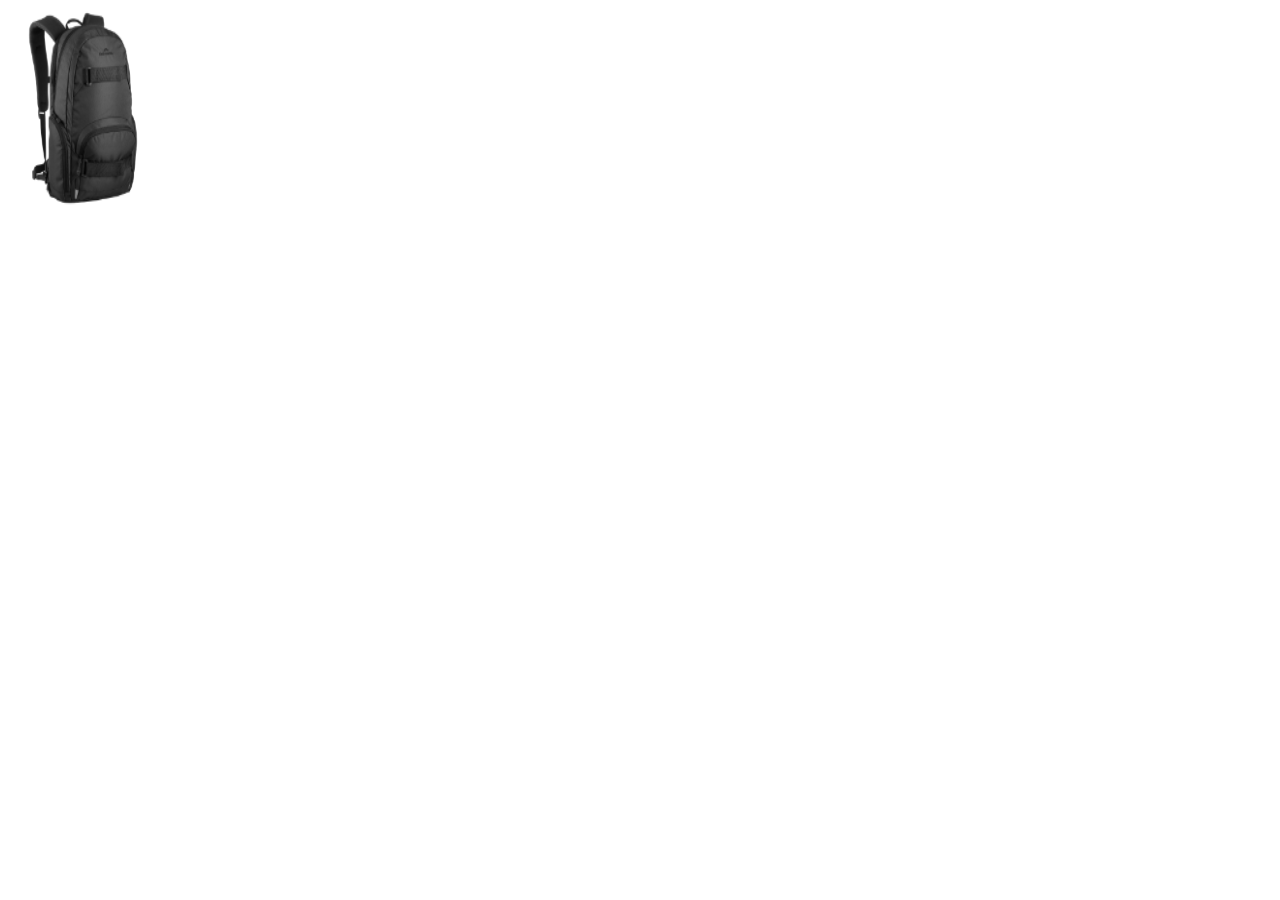
<file: imageOver.html>
<!DOCTYPE html>
<html>
<head>
<meta charset="utf-8">
<title>DOM_4</title>
</head>
<body>
<img onmouseover = "changePic1()"onmouseout= "changePic2()" id="myImg"           src="images/categories/bag.png" width="150" height="200">

<script>
function changePic1() {
document.getElementById("myImg").src = "images/categories/shoes.png";
   }
  function changePic2(){
   document.getElementById("myImg").src = "images/categories/bag.png";
   }
 </script>
 </body>
</html>
</file>
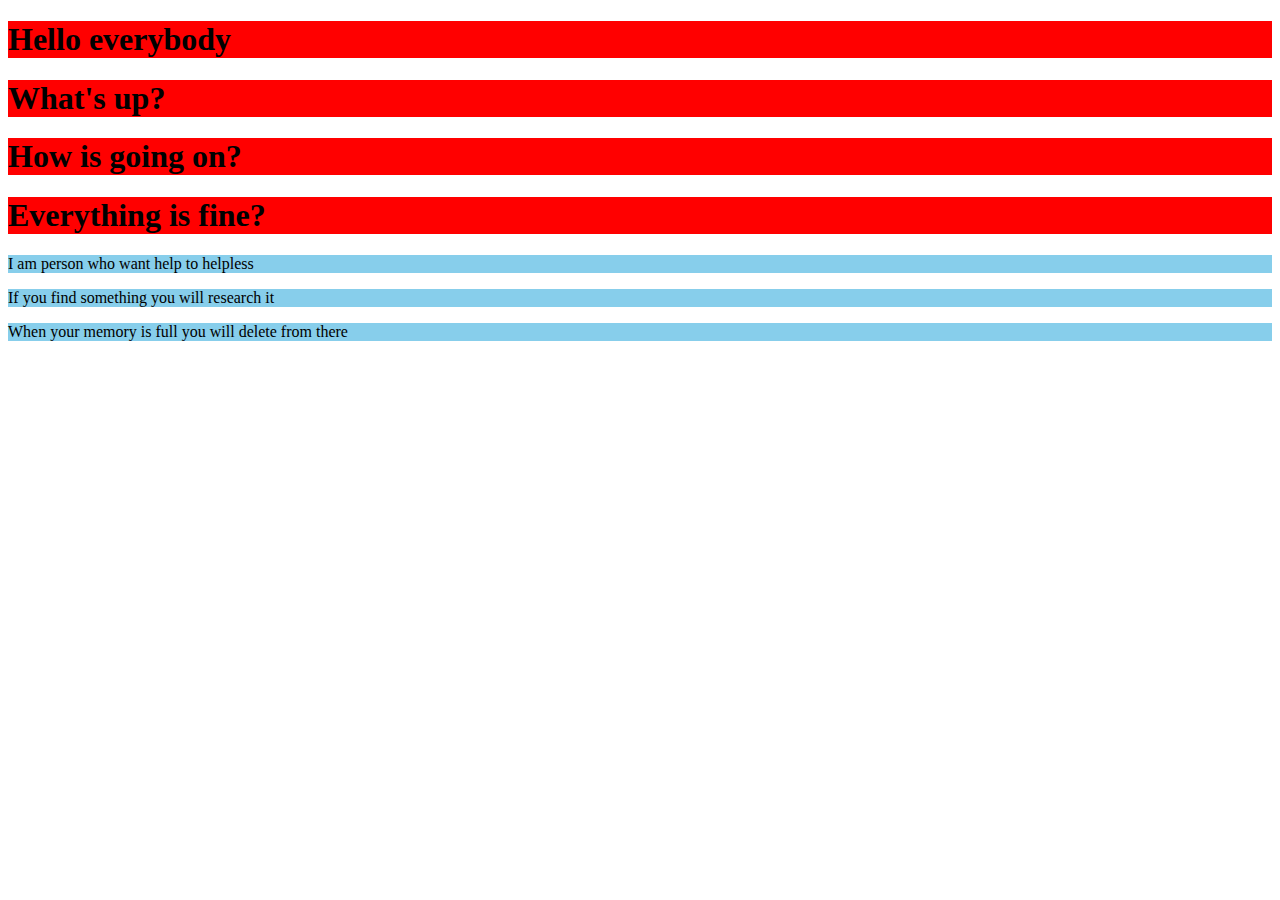
<file: my-index.html>
<!DOCTYPE html>
<html lang="en">
<head>
    <meta charset="UTF-8">
    <meta http-equiv="X-UA-Compatible" content="IE=edge">
    <meta name="viewport" content="width=device-width, initial-scale=1.0">
    <title>practice JS with heading and paragraph</title>
</head>
<body>
    <h1>Hello everybody</h1>
    <h1>What's up?</h1>
    <h1>How is going on?</h1>
    <h1>Everything is fine?</h1>

    <p>I am person who want help to helpless</p>
    <p>If you find something you will research it</p>
    <p>When your memory is full you will delete from there</p>

    <script src="my-script.js"></script>
</body>
</html>
</file>
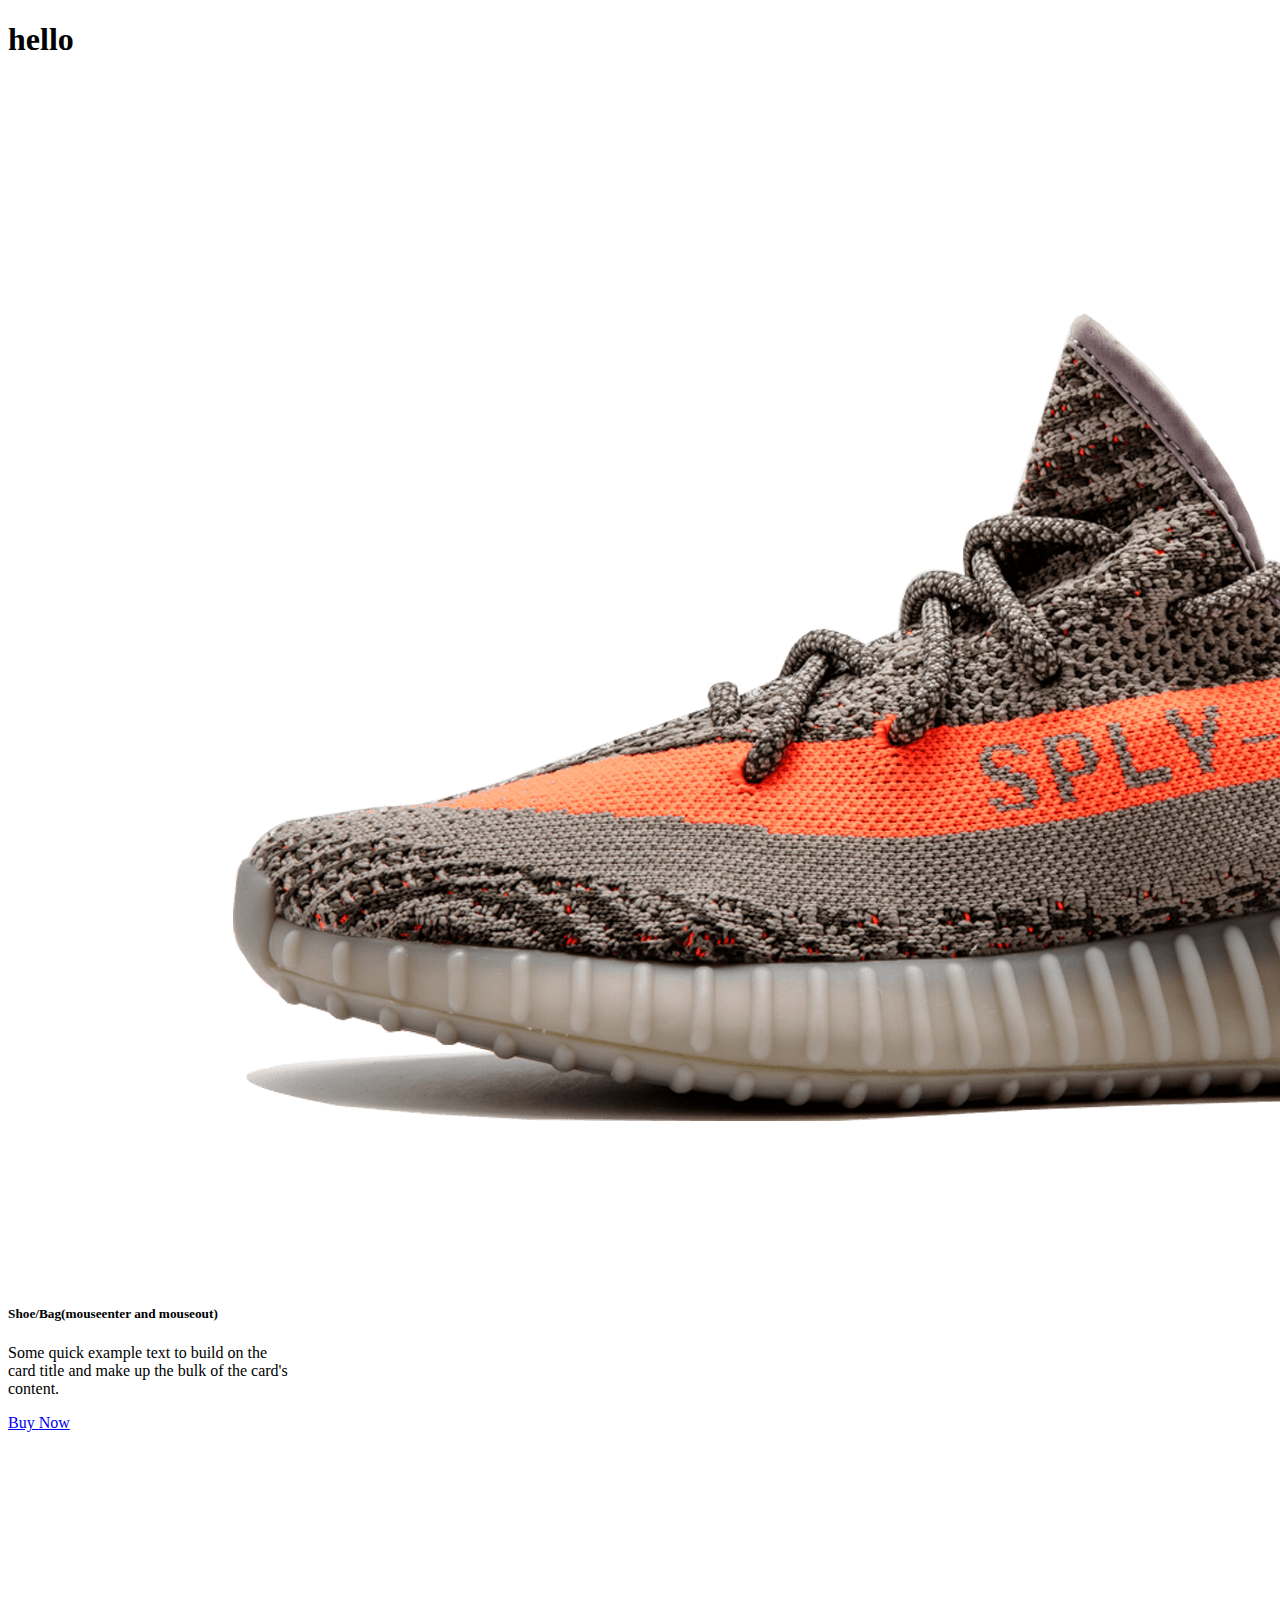
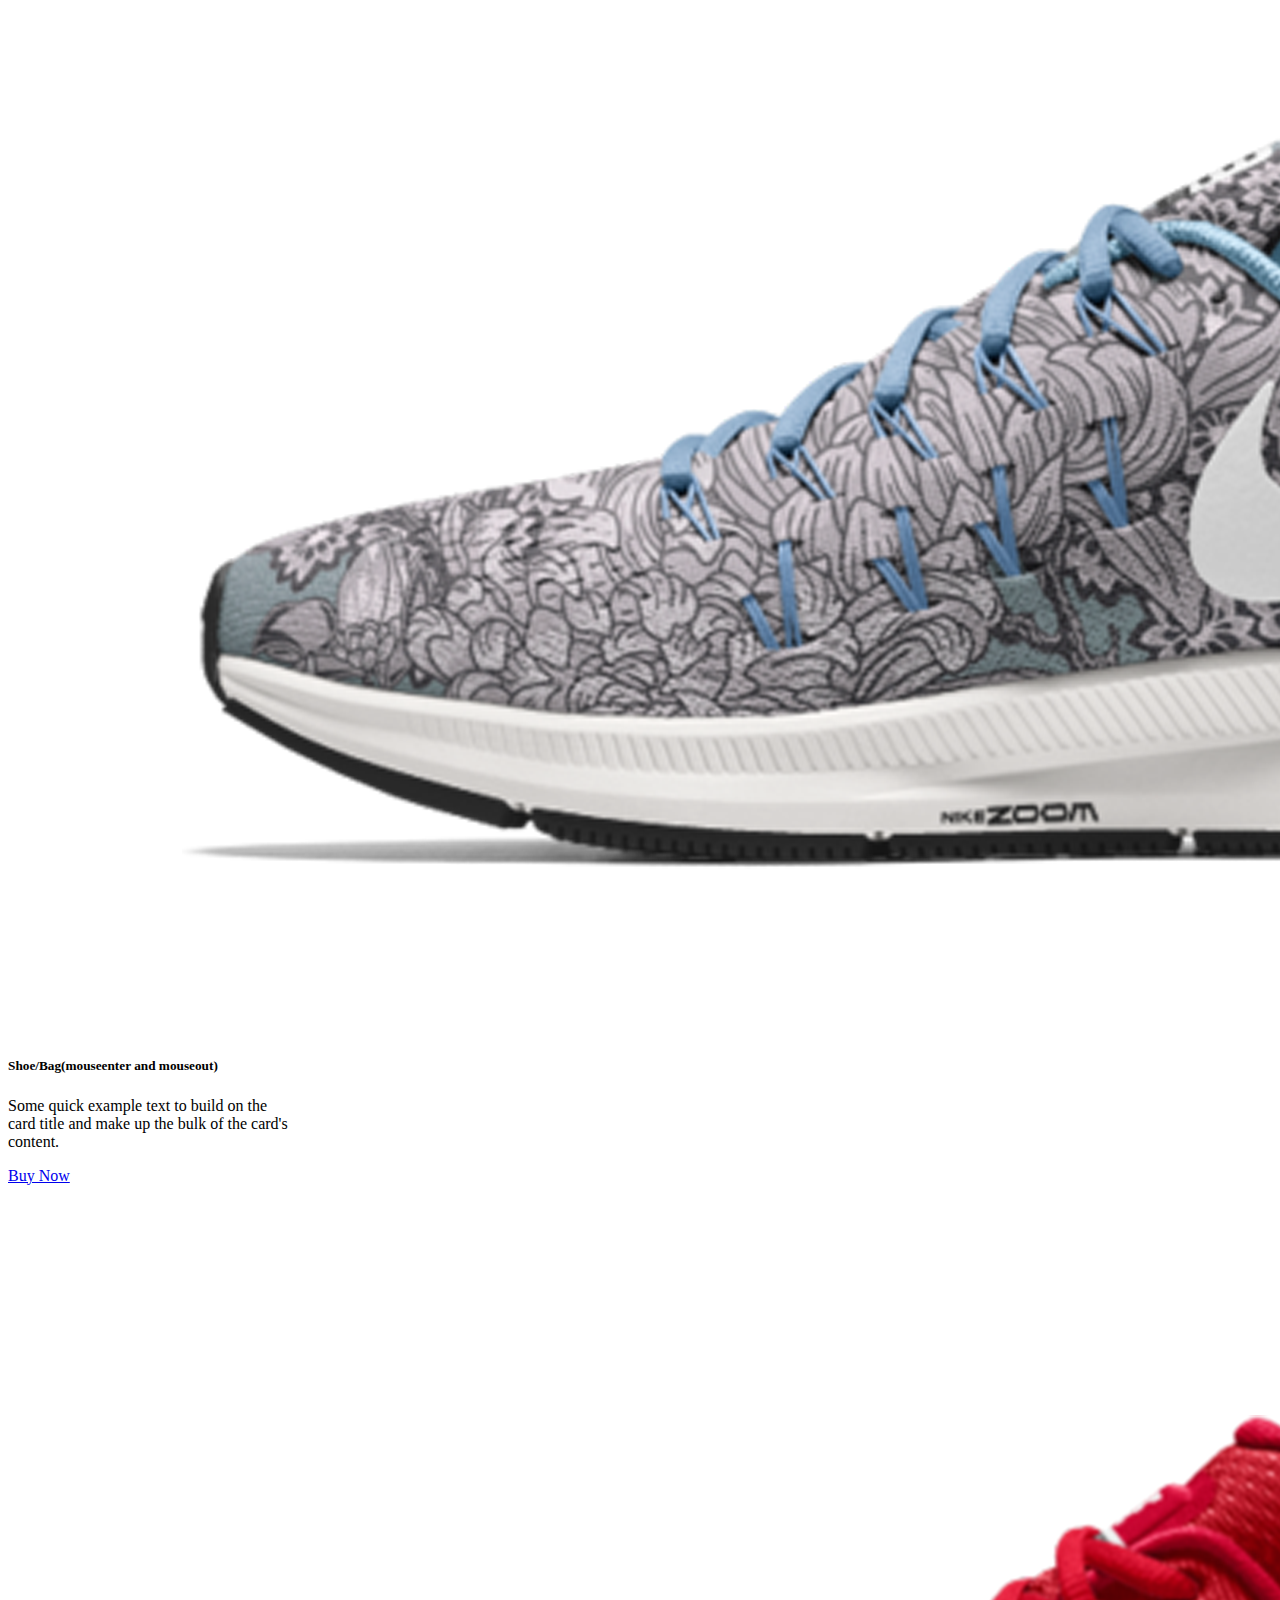
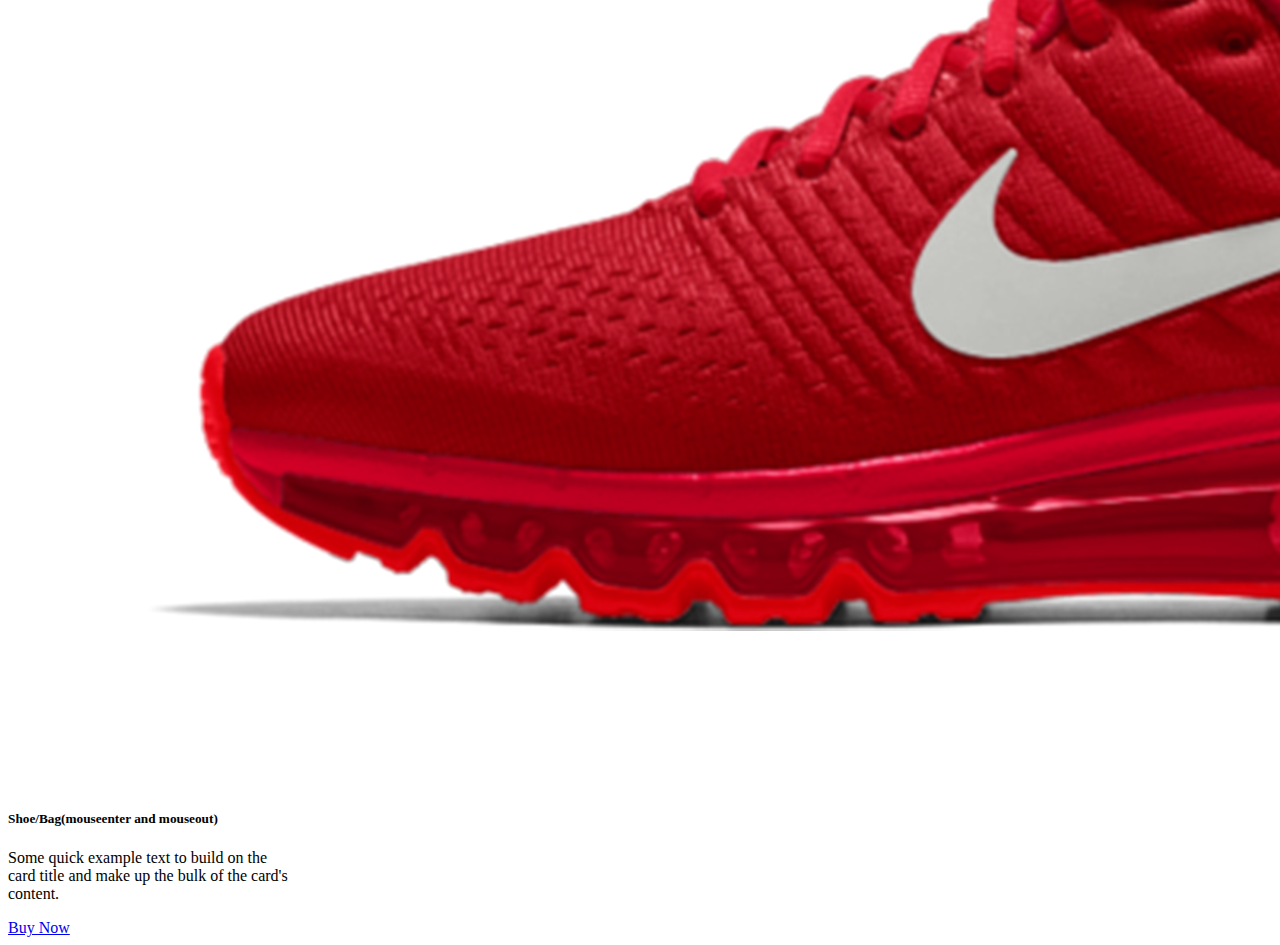
<file: css/mouseenterAndMouseOut.html>
<!DOCTYPE html>
<html lang="en">
<head>
    <meta charset="UTF-8">
    <meta http-equiv="X-UA-Compatible" content="IE=edge">
    <meta name="viewport" content="width=device-width, initial-scale=1.0">
     <!-- bootstrap cdn -->
     <link rel="stylesheet" href="https://cdn.jsdelivr.net/npm/bootstrap@5.2.3/dist/css/bootstrap.min.css" integrity="sha384-rbsA2VBKQhggwzxH7pPCaAqO46MgnOM80zW1RWuH61DGLwZJEdK2Kadq2F9CUG65" crossorigin="anonymous">
    <title>mouseenter and mouseout on image by javaScript</title>
   
</head>
<body>
  <h1>hello</h1>
  <div class="container d-flex align-items-center justify-content-between">
    <div class="card" style="width: 18rem;">
        <img src="/images/shoes/shoe-1.png" class="card-img-top" alt="" id="one">
        <div class="card-body">
          <h5 class="card-title">Shoe/Bag(mouseenter and mouseout)</h5>
          <p class="card-text">Some quick example text to build on the card title and make up the bulk of the card's content.</p>
          <a href="#" class="btn btn-primary">Buy Now</a>
        </div>
      </div>
    
      <div class="card" style="width: 18rem;">
        <img src="/images/shoes/shoe-2.png" class="card-img-top" alt="" id="two">
        <div class="card-body">
          <h5 class="card-title">Shoe/Bag(mouseenter and mouseout)</h5>
          <p class="card-text">Some quick example text to build on the card title and make up the bulk of the card's content.</p>
          <a href="#" class="btn btn-primary">Buy Now</a>
        </div>
      </div>
    
      <div class="card" style="width: 18rem;">
        <img src="/images/shoes/shoe-3.png" class="card-img-top" alt="" id="three">
        <div class="card-body">
          <h5 class="card-title">Shoe/Bag(mouseenter and mouseout)</h5>
          <p class="card-text">Some quick example text to build on the card title and make up the bulk of the card's content.</p>
          <a href="#" class="btn btn-primary">Buy Now</a>
        </div>
      </div>
  </div>
 <script>
    //for first card
    document.getElementById("one").addEventListener("mouseenter",function(){
        document.getElementById("one").src="/images/bags/bag-1.png";
    })
    document.getElementById("one").addEventListener("mouseout",function(){
        document.getElementById("one").src="/images/shoes/shoe-1.png";
    })
   //for second card
    document.getElementById("two").addEventListener("mouseenter",function(){
        document.getElementById("two").src="/images/bags/bag-2.png";
    })
    document.getElementById("two").addEventListener("mouseout",function(){
        document.getElementById("two").src="/images/shoes/shoe-2.png";
    })
    //for Third card
    document.getElementById("three").addEventListener("mouseenter",function(){
        document.getElementById("three").src="/images/bags/bag-3.png";
    })
    document.getElementById("three").addEventListener("mouseout",function(){
        document.getElementById("three").src="/images/shoes/shoe-3.png";
    })
 </script>
  
  <script src="https://cdn.jsdelivr.net/npm/bootstrap@5.3.0- 
   alpha1/dist/js/bootstrap.bundle.min.js"></script>  
</body>
</html>
</file>
<file: css/style.css>
.panda-bg-info{
 background-color: #fceae8;
}

.catagories img{
    width: 100px;
}
.panda-button-buy-now{
    color: white;
    background-color: black;
    background-image: linear-gradient(to bottom, #FF589B 0%, #FF136F 100%);
    border-radius: 8px;
    padding: 9px 25px;
    border: none;
    
        
    
}
</file>
